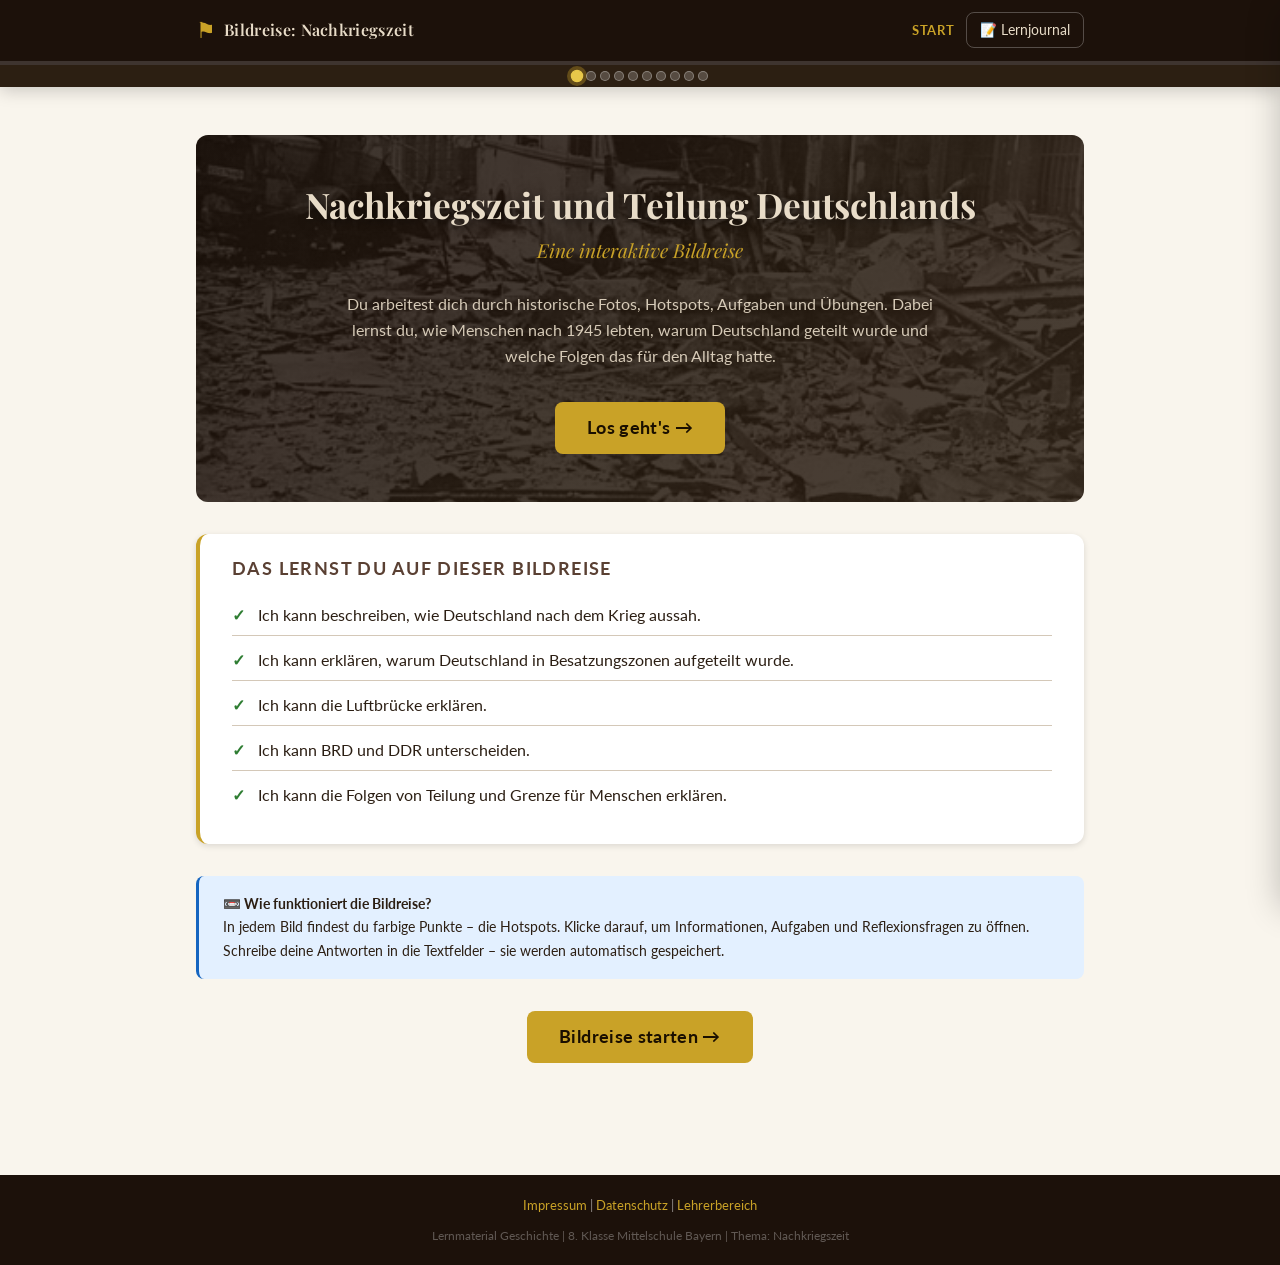
<file: index.html>
<!DOCTYPE html>
<html lang="de">
<head>
  <meta charset="UTF-8">
  <meta name="viewport" content="width=device-width, initial-scale=1.0">
  <title>Nachkriegszeit – Interaktive Bildreise | 8. Klasse</title>
  <meta name="description" content="Interaktive Bildreise zur Nachkriegszeit und Teilung Deutschlands für die 8. Klasse Mittelschule Bayern">
  <link rel="preconnect" href="https://fonts.googleapis.com">
  <link rel="preconnect" href="https://fonts.gstatic.com" crossorigin>
  <link href="https://fonts.googleapis.com/css2?family=Playfair+Display:ital,wght@0,400;0,600;0,700;1,400&family=Lato:wght@300;400;700&display=swap" rel="stylesheet">
  <link rel="stylesheet" href="styles/main.css">
</head>
<body>
  <div id="app">

    <!-- ===== HEADER ===== -->
    <header id="app-header" role="banner">
      <div class="header-inner">
        <div class="site-brand">
          <span class="site-icon" aria-hidden="true">&#9873;</span>
          <span class="site-title">Bildreise: Nachkriegszeit</span>
        </div>
        <div class="header-actions">
          <span id="station-indicator" class="station-indicator" aria-live="polite"></span>
          <button id="journal-toggle" class="btn-icon" aria-label="Lernjournal öffnen" aria-expanded="false">
            &#128221; Lernjournal
          </button>
        </div>
      </div>
      <div
        class="progress-bar-container"
        role="progressbar"
        aria-valuemin="0"
        aria-valuemax="100"
        aria-valuenow="0"
        aria-label="Lernfortschritt"
        id="progress-container"
      >
        <div id="progress-bar" class="progress-bar-fill" style="width:0%"></div>
      </div>
      <nav id="progress-steps" class="progress-steps" aria-label="Stationsübersicht"></nav>
    </header>

    <!-- ===== MAIN (rendered by JS) ===== -->
    <main id="main-content" role="main" tabindex="-1"></main>

    <!-- ===== HOTSPOT MODAL ===== -->
    <div
      id="modal-overlay"
      class="modal-overlay"
      role="dialog"
      aria-modal="true"
      aria-hidden="true"
      aria-labelledby="modal-title"
    >
      <div class="modal-box" role="document">
        <div class="modal-header">
          <span id="modal-type-badge" class="modal-badge"></span>
          <h3 id="modal-title" class="modal-title">Hotspot</h3>
          <button
            id="modal-close"
            class="modal-close-btn"
            aria-label="Fenster schliessen"
            onclick="closeModal()"
          >&times;</button>
        </div>
        <div id="modal-body" class="modal-body" aria-live="polite"></div>
        <div id="modal-note-area" class="modal-note-area">
          <label for="modal-note" class="note-label">Meine Notiz zu diesem Hotspot:</label>
          <textarea
            id="modal-note"
            rows="3"
            placeholder="Schreib hier deine Notiz oder Beobachtung..."
            aria-label="Notiz zu diesem Hotspot"
          ></textarea>
          <button class="btn btn-sm btn-secondary" onclick="saveHotspotNote()">Notiz speichern</button>
        </div>
      </div>
    </div>

    <!-- ===== JOURNAL PANEL ===== -->
    <div
      id="journal-backdrop"
      class="journal-backdrop"
      aria-hidden="true"
      onclick="closeJournal()"
    ></div>
    <aside
      id="journal-panel"
      class="journal-panel"
      aria-hidden="true"
      aria-label="Mein Lernjournal"
    >
      <div class="journal-header">
        <h2>Mein Lernjournal</h2>
        <button id="journal-close" class="btn-icon" aria-label="Journal schliessen" onclick="closeJournal()">&times;</button>
      </div>
      <div id="journal-content" class="journal-content">
        <p class="journal-empty">Hier erscheinen deine gespeicherten Antworten, Notizen und Beobachtungen.</p>
      </div>
      <div class="journal-footer">
        <button class="btn btn-secondary" onclick="printJournal()">&#128424; Drucken / PDF</button>
        <button class="btn btn-danger" onclick="confirmClearJournal()">&#128465; Neu starten</button>
      </div>
    </aside>

    <!-- ===== FOOTER ===== -->
    <footer class="site-footer" role="contentinfo">
      <p>
        <a href="impressum.html">Impressum</a> |
        <a href="datenschutz.html">Datenschutz</a> |
        <a href="lehrer.html">Lehrerbereich</a>
      </p>
      <p class="footer-note">Lernmaterial Geschichte | 8. Klasse Mittelschule Bayern | Thema: Nachkriegszeit</p>
    </footer>

  </div><!-- #app -->

  <!-- DATA must load before APP -->
  <script src="scripts/data.js"></script>
  <script src="scripts/app.js"></script>
</body>
</html>
</file>
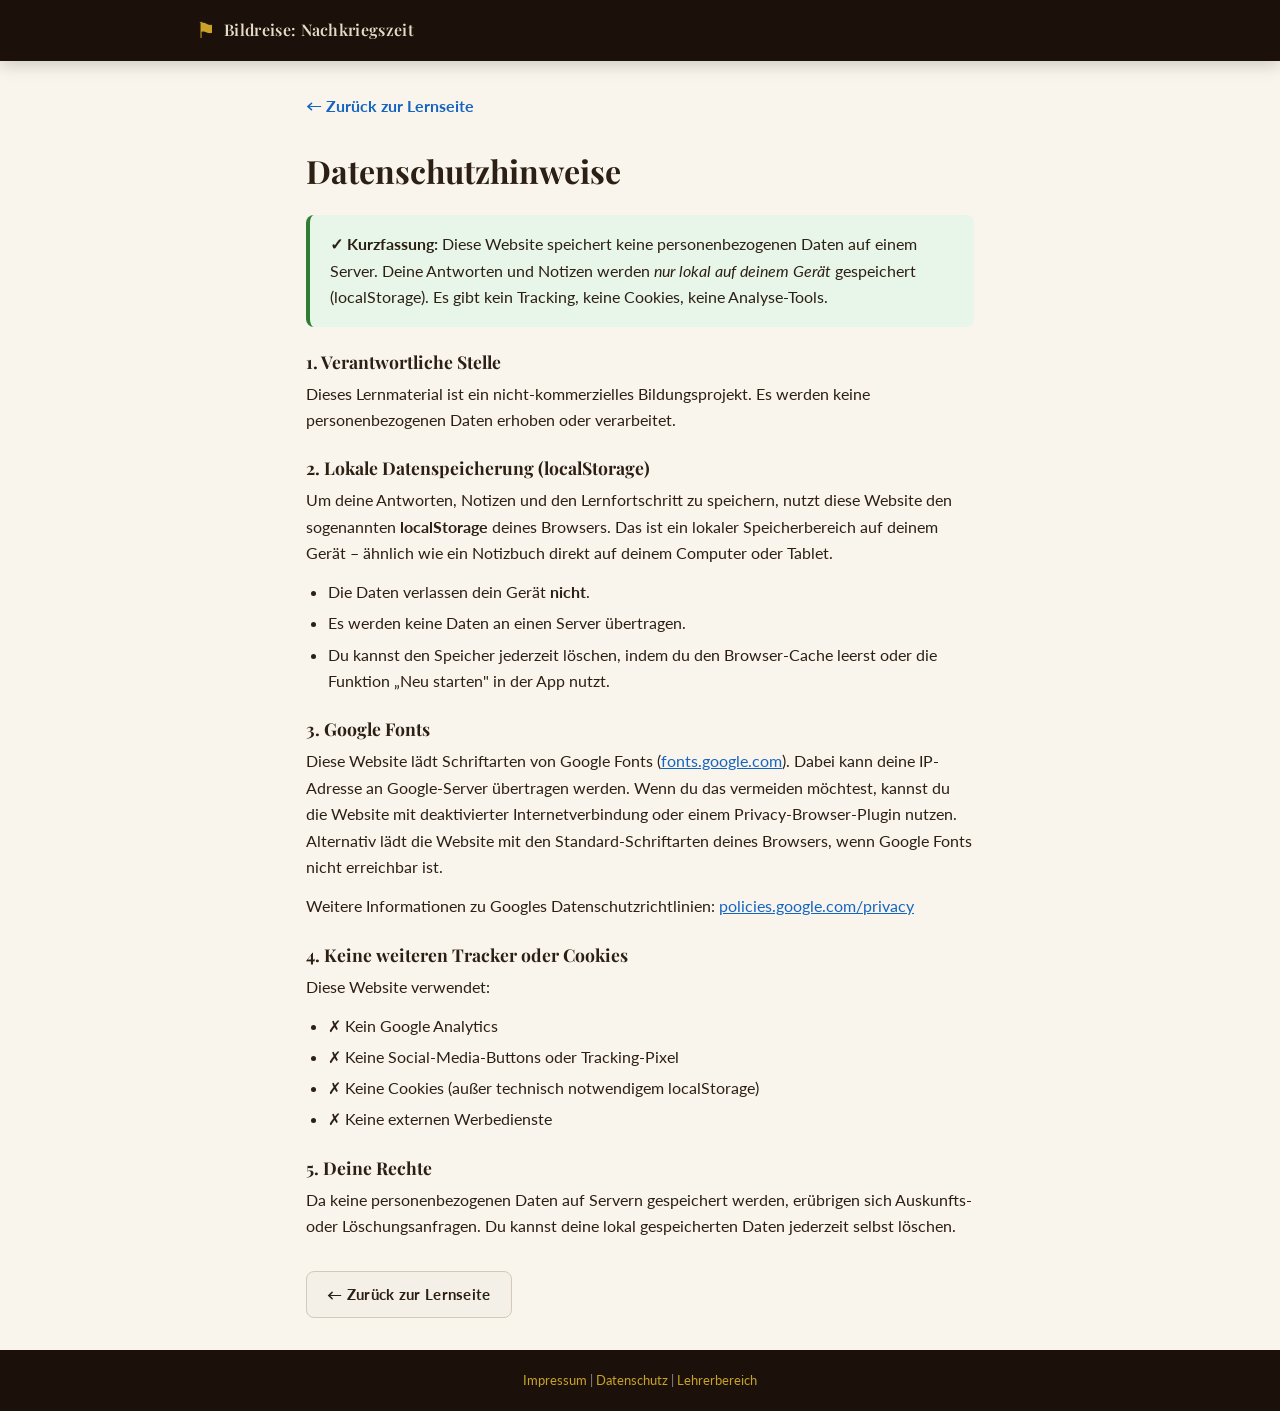
<file: datenschutz.html>
<!DOCTYPE html>
<html lang="de">
<head>
  <meta charset="UTF-8">
  <meta name="viewport" content="width=device-width, initial-scale=1.0">
  <title>Datenschutz – Interaktive Bildreise Nachkriegszeit</title>
  <link rel="preconnect" href="https://fonts.googleapis.com">
  <link rel="preconnect" href="https://fonts.gstatic.com" crossorigin>
  <link href="https://fonts.googleapis.com/css2?family=Playfair+Display:wght@400;600&family=Lato:wght@400;700&display=swap" rel="stylesheet">
  <link rel="stylesheet" href="styles/main.css">
  <style>
    .legal-page { max-width: 700px; margin: 0 auto; padding: 2rem 1rem; }
    .legal-page h1 { margin-bottom: 1.5rem; }
    .legal-page h2 { font-size: 1.1rem; margin: 1.5rem 0 0.5rem; }
    .back-link { display: inline-block; margin-bottom: 2rem; color: var(--blue); text-decoration: none; font-weight: 700; }
    .back-link:hover { text-decoration: underline; }
    .highlight-box {
      background: var(--green-light);
      border-left: 4px solid var(--green);
      border-radius: var(--radius);
      padding: 1rem 1.25rem;
      margin: 1rem 0;
    }
  </style>
</head>
<body>
  <div id="app">
    <header id="app-header" role="banner">
      <div class="header-inner">
        <div class="site-brand">
          <span class="site-icon" aria-hidden="true">&#9873;</span>
          <span class="site-title">Bildreise: Nachkriegszeit</span>
        </div>
      </div>
    </header>

    <main role="main">
      <div class="legal-page">
        <a href="index.html" class="back-link">&#8592; Zurück zur Lernseite</a>

        <h1>Datenschutzhinweise</h1>

        <div class="highlight-box">
          <strong>&#10003; Kurzfassung:</strong> Diese Website speichert keine personenbezogenen Daten auf einem Server.
          Deine Antworten und Notizen werden <em>nur lokal auf deinem Gerät</em> gespeichert (localStorage).
          Es gibt kein Tracking, keine Cookies, keine Analyse-Tools.
        </div>

        <h2>1. Verantwortliche Stelle</h2>
        <p>
          Dieses Lernmaterial ist ein nicht-kommerzielles Bildungsprojekt. Es werden keine
          personenbezogenen Daten erhoben oder verarbeitet.
        </p>

        <h2>2. Lokale Datenspeicherung (localStorage)</h2>
        <p>
          Um deine Antworten, Notizen und den Lernfortschritt zu speichern, nutzt diese Website
          den sogenannten <strong>localStorage</strong> deines Browsers. Das ist ein lokaler Speicherbereich
          auf deinem Gerät – ähnlich wie ein Notizbuch direkt auf deinem Computer oder Tablet.
        </p>
        <ul>
          <li>Die Daten verlassen dein Gerät <strong>nicht</strong>.</li>
          <li>Es werden keine Daten an einen Server übertragen.</li>
          <li>Du kannst den Speicher jederzeit löschen, indem du den Browser-Cache leerst oder die Funktion „Neu starten" in der App nutzt.</li>
        </ul>

        <h2>3. Google Fonts</h2>
        <p>
          Diese Website lädt Schriftarten von Google Fonts (<a href="https://fonts.google.com" target="_blank" rel="noopener noreferrer">fonts.google.com</a>).
          Dabei kann deine IP-Adresse an Google-Server übertragen werden. Wenn du das vermeiden möchtest,
          kannst du die Website mit deaktivierter Internetverbindung oder einem Privacy-Browser-Plugin nutzen.
          Alternativ lädt die Website mit den Standard-Schriftarten deines Browsers, wenn Google Fonts nicht
          erreichbar ist.
        </p>
        <p>
          Weitere Informationen zu Googles Datenschutzrichtlinien:
          <a href="https://policies.google.com/privacy" target="_blank" rel="noopener noreferrer">policies.google.com/privacy</a>
        </p>

        <h2>4. Keine weiteren Tracker oder Cookies</h2>
        <p>
          Diese Website verwendet:
        </p>
        <ul>
          <li>&#10007; Kein Google Analytics</li>
          <li>&#10007; Keine Social-Media-Buttons oder Tracking-Pixel</li>
          <li>&#10007; Keine Cookies (außer technisch notwendigem localStorage)</li>
          <li>&#10007; Keine externen Werbedienste</li>
        </ul>

        <h2>5. Deine Rechte</h2>
        <p>
          Da keine personenbezogenen Daten auf Servern gespeichert werden, erübrigen sich
          Auskunfts- oder Löschungsanfragen. Du kannst deine lokal gespeicherten Daten jederzeit
          selbst löschen.
        </p>

        <p style="margin-top:2rem">
          <a href="index.html" class="btn btn-secondary">&#8592; Zurück zur Lernseite</a>
        </p>
      </div>
    </main>

    <footer class="site-footer" role="contentinfo">
      <p>
        <a href="impressum.html">Impressum</a> |
        <a href="datenschutz.html">Datenschutz</a> |
        <a href="lehrer.html">Lehrerbereich</a>
      </p>
    </footer>
  </div>
</body>
</html>
</file>
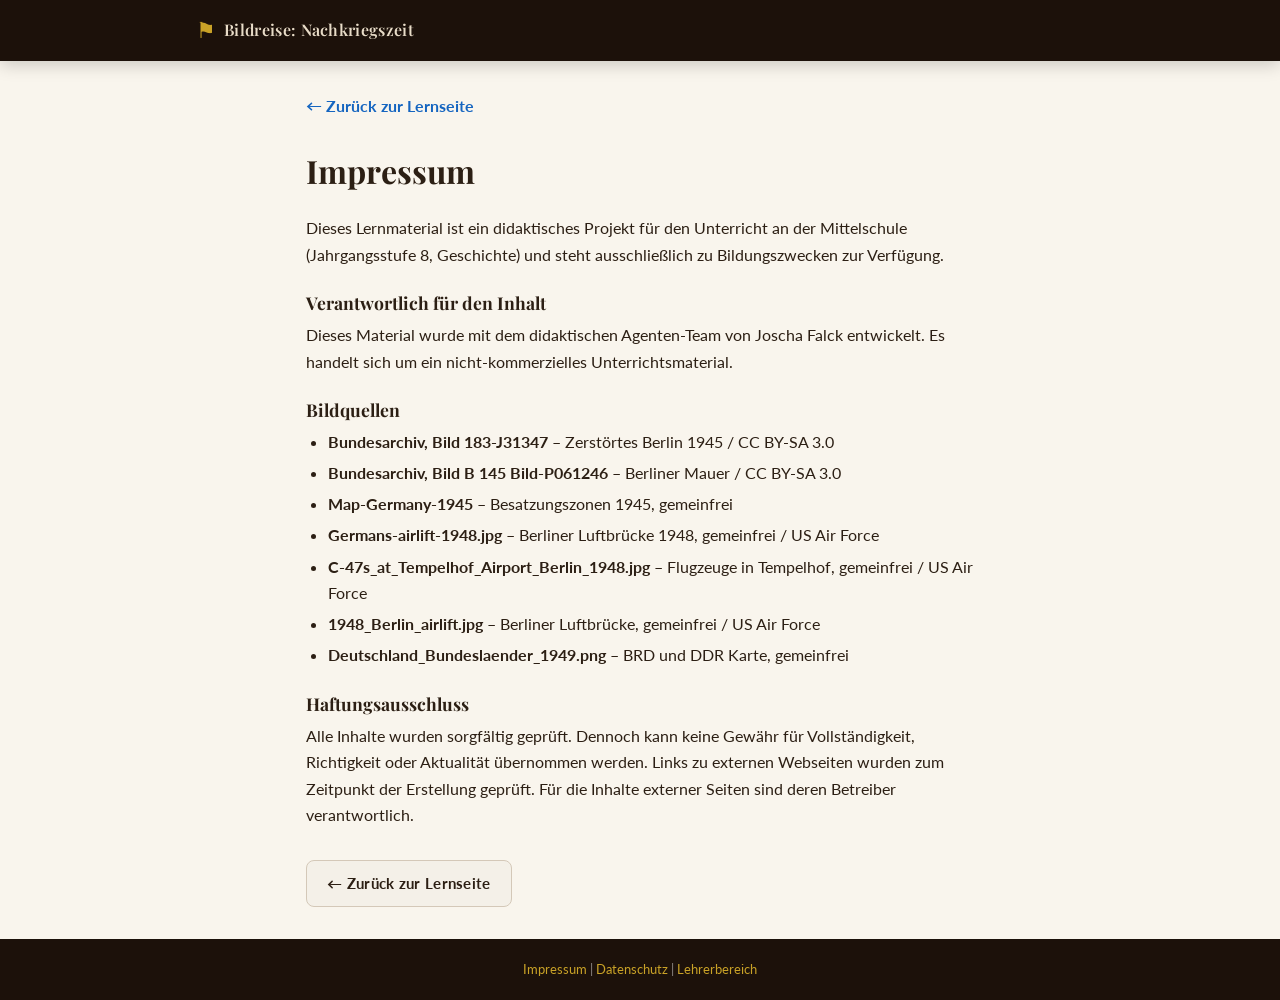
<file: impressum.html>
<!DOCTYPE html>
<html lang="de">
<head>
  <meta charset="UTF-8">
  <meta name="viewport" content="width=device-width, initial-scale=1.0">
  <title>Impressum – Interaktive Bildreise Nachkriegszeit</title>
  <link rel="preconnect" href="https://fonts.googleapis.com">
  <link rel="preconnect" href="https://fonts.gstatic.com" crossorigin>
  <link href="https://fonts.googleapis.com/css2?family=Playfair+Display:wght@400;600&family=Lato:wght@400;700&display=swap" rel="stylesheet">
  <link rel="stylesheet" href="styles/main.css">
  <style>
    .legal-page { max-width: 700px; margin: 0 auto; padding: 2rem 1rem; }
    .legal-page h1 { margin-bottom: 1.5rem; }
    .legal-page h2 { font-size: 1.1rem; margin: 1.5rem 0 0.5rem; }
    .back-link { display: inline-block; margin-bottom: 2rem; color: var(--blue); text-decoration: none; font-weight: 700; }
    .back-link:hover { text-decoration: underline; }
  </style>
</head>
<body>
  <div id="app">
    <header id="app-header" role="banner">
      <div class="header-inner">
        <div class="site-brand">
          <span class="site-icon" aria-hidden="true">&#9873;</span>
          <span class="site-title">Bildreise: Nachkriegszeit</span>
        </div>
      </div>
    </header>

    <main role="main">
      <div class="legal-page">
        <a href="index.html" class="back-link">&#8592; Zurück zur Lernseite</a>

        <h1>Impressum</h1>

        <p>
          Dieses Lernmaterial ist ein didaktisches Projekt für den Unterricht an der Mittelschule
          (Jahrgangsstufe 8, Geschichte) und steht ausschließlich zu Bildungszwecken zur Verfügung.
        </p>

        <h2>Verantwortlich für den Inhalt</h2>
        <p>
          Dieses Material wurde mit dem didaktischen Agenten-Team von Joscha Falck entwickelt.
          Es handelt sich um ein nicht-kommerzielles Unterrichtsmaterial.
        </p>

        <h2>Bildquellen</h2>
        <ul>
          <li><strong>Bundesarchiv, Bild 183-J31347</strong> – Zerstörtes Berlin 1945 / CC BY-SA 3.0</li>
          <li><strong>Bundesarchiv, Bild B 145 Bild-P061246</strong> – Berliner Mauer / CC BY-SA 3.0</li>
          <li><strong>Map-Germany-1945</strong> – Besatzungszonen 1945, gemeinfrei</li>
          <li><strong>Germans-airlift-1948.jpg</strong> – Berliner Luftbrücke 1948, gemeinfrei / US Air Force</li>
          <li><strong>C-47s_at_Tempelhof_Airport_Berlin_1948.jpg</strong> – Flugzeuge in Tempelhof, gemeinfrei / US Air Force</li>
          <li><strong>1948_Berlin_airlift.jpg</strong> – Berliner Luftbrücke, gemeinfrei / US Air Force</li>
          <li><strong>Deutschland_Bundeslaender_1949.png</strong> – BRD und DDR Karte, gemeinfrei</li>
        </ul>

        <h2>Haftungsausschluss</h2>
        <p>
          Alle Inhalte wurden sorgfältig geprüft. Dennoch kann keine Gewähr für Vollständigkeit,
          Richtigkeit oder Aktualität übernommen werden. Links zu externen Webseiten wurden zum
          Zeitpunkt der Erstellung geprüft. Für die Inhalte externer Seiten sind deren Betreiber verantwortlich.
        </p>

        <p style="margin-top:2rem">
          <a href="index.html" class="btn btn-secondary">&#8592; Zurück zur Lernseite</a>
        </p>
      </div>
    </main>

    <footer class="site-footer" role="contentinfo">
      <p>
        <a href="impressum.html">Impressum</a> |
        <a href="datenschutz.html">Datenschutz</a> |
        <a href="lehrer.html">Lehrerbereich</a>
      </p>
    </footer>
  </div>
</body>
</html>
</file>
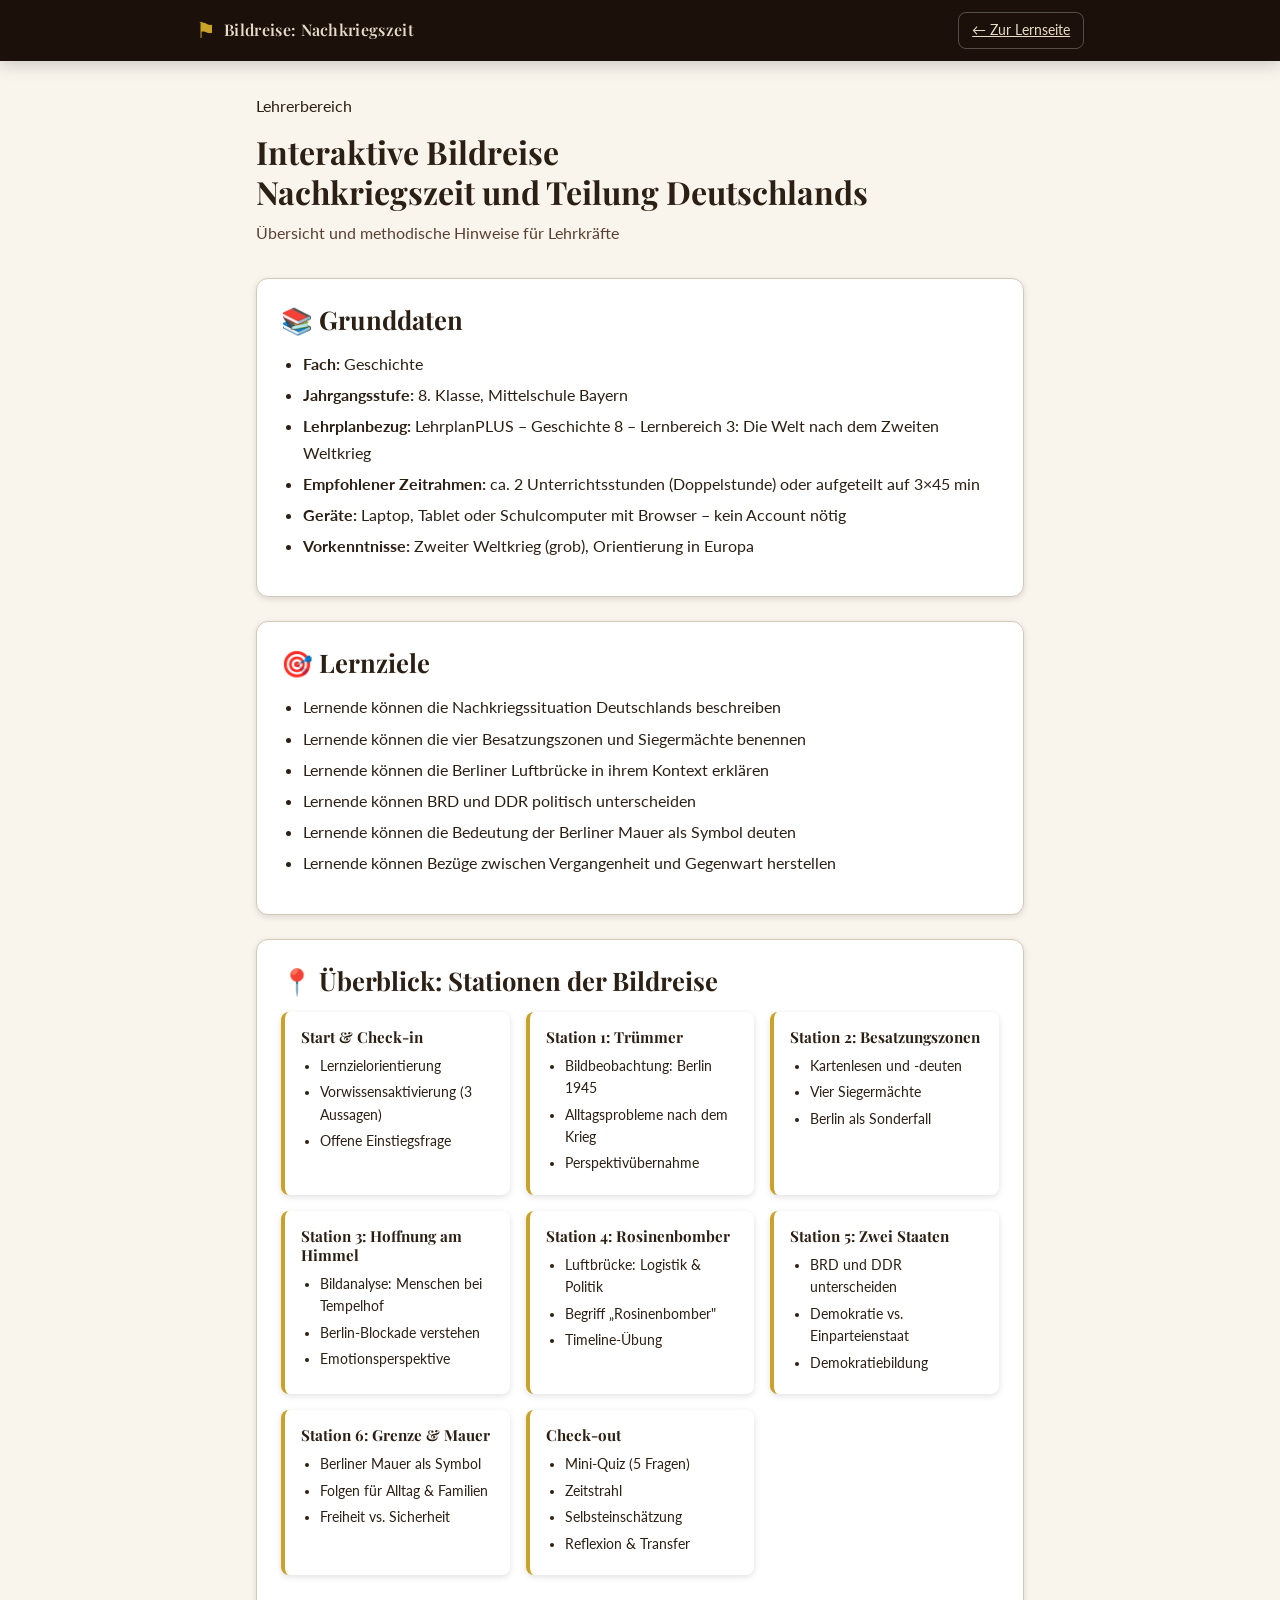
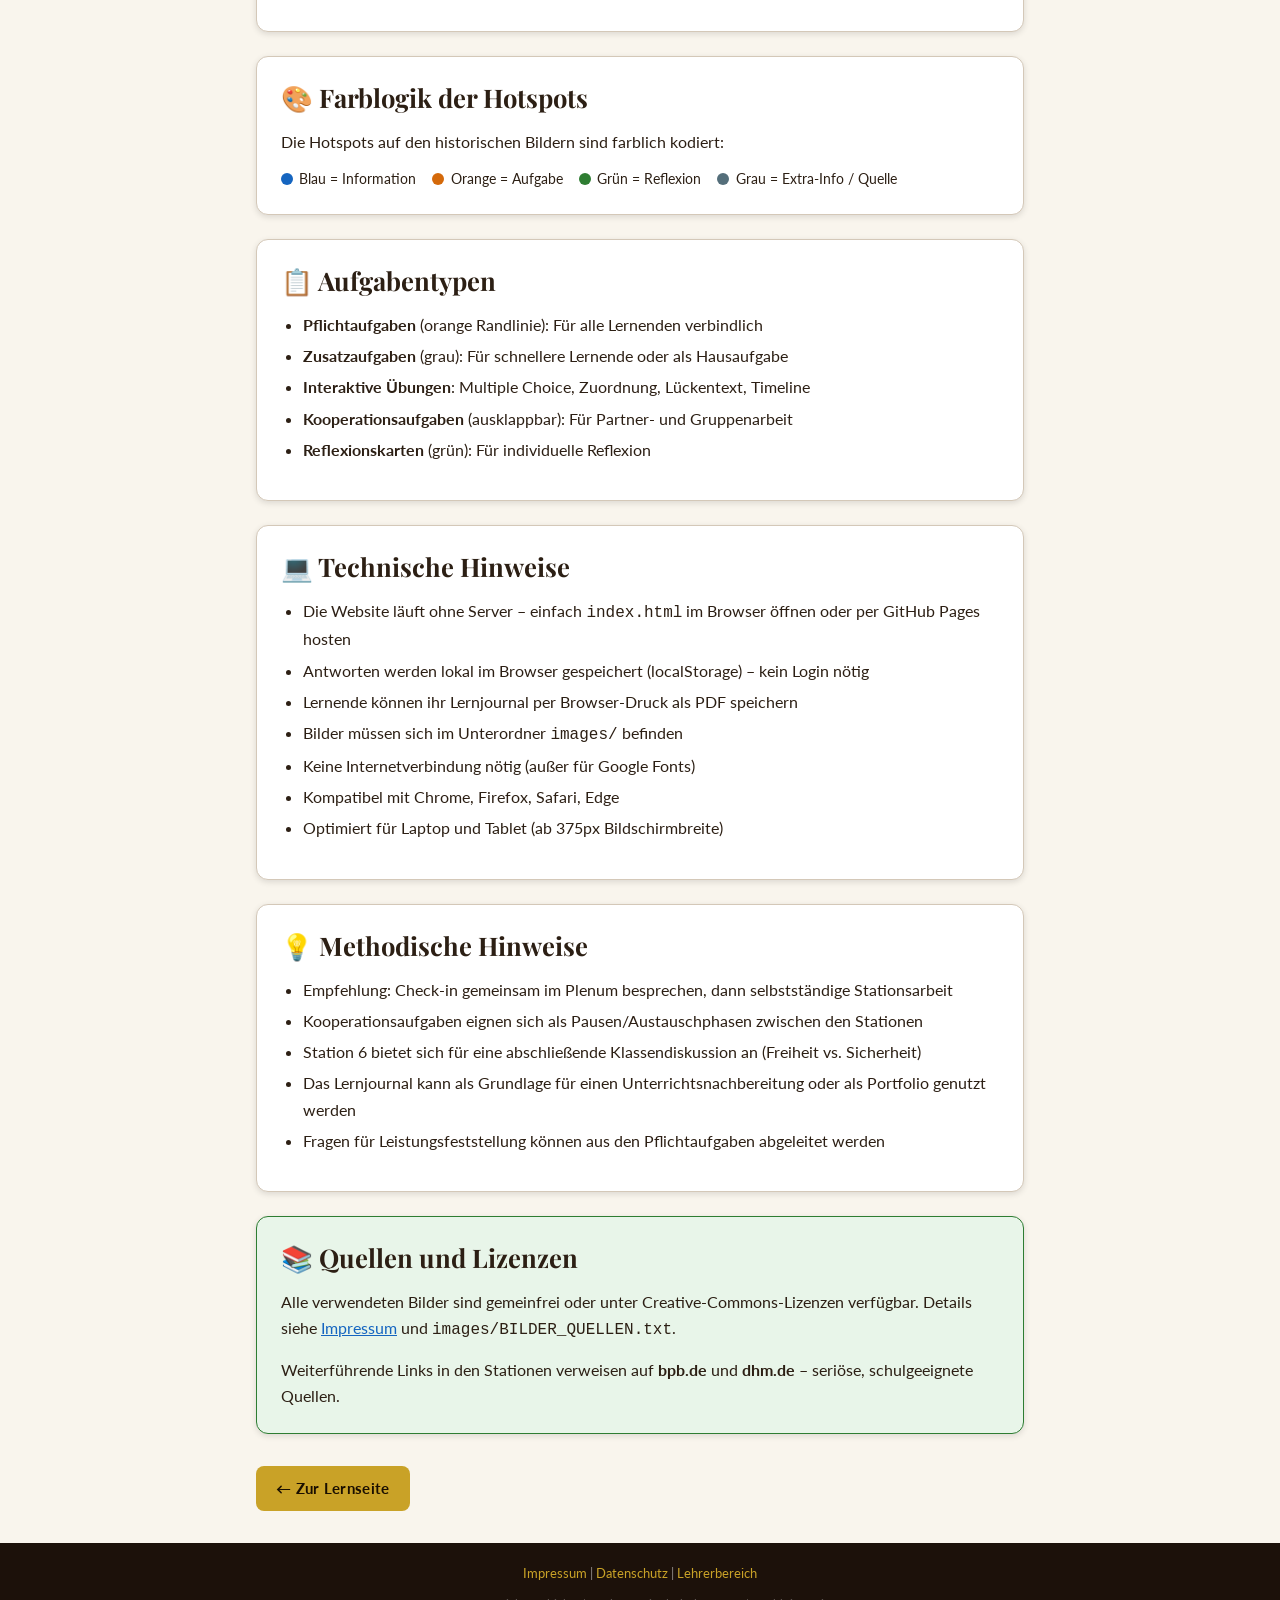
<file: lehrer.html>
<!DOCTYPE html>
<html lang="de">
<head>
  <meta charset="UTF-8">
  <meta name="viewport" content="width=device-width, initial-scale=1.0">
  <title>Lehrerbereich – Interaktive Bildreise Nachkriegszeit</title>
  <link rel="preconnect" href="https://fonts.googleapis.com">
  <link rel="preconnect" href="https://fonts.gstatic.com" crossorigin>
  <link href="https://fonts.googleapis.com/css2?family=Playfair+Display:wght@400;600;700&family=Lato:wght@400;700&display=swap" rel="stylesheet">
  <link rel="stylesheet" href="styles/main.css">
  <style>
    .teacher-page { max-width: 800px; margin: 0 auto; padding: 2rem 1rem; }
    .teacher-page h1 { margin-bottom: 0.5rem; }
    .overview-grid {
      display: grid;
      grid-template-columns: repeat(auto-fit, minmax(220px, 1fr));
      gap: 1rem;
      margin-bottom: 2rem;
    }
    .station-overview-card {
      background: var(--bg-card);
      border-radius: var(--radius);
      padding: 1rem;
      box-shadow: var(--shadow-sm);
      border-left: 4px solid var(--gold);
    }
    .station-overview-card h3 { font-size: 0.95rem; margin-bottom: 0.5rem; }
    .station-overview-card ul { font-size: 0.85rem; padding-left: 1.2rem; margin: 0; }
    .meta-card {
      background: var(--bg-card);
      border-radius: var(--radius-lg);
      padding: 1.5rem;
      margin-bottom: 1.5rem;
      box-shadow: var(--shadow-sm);
      border: 1px solid var(--border);
    }
    .meta-card h2 { margin-bottom: 1rem; }
    .color-legend { display: flex; gap: 1rem; flex-wrap: wrap; margin-top: 0.5rem; }
    .color-item { display: flex; align-items: center; gap: 0.4rem; font-size: 0.85rem; }
    .color-dot { width: 12px; height: 12px; border-radius: 50%; }
  </style>
</head>
<body>
  <div id="app">
    <header id="app-header" role="banner">
      <div class="header-inner">
        <div class="site-brand">
          <span class="site-icon" aria-hidden="true">&#9873;</span>
          <span class="site-title">Bildreise: Nachkriegszeit</span>
        </div>
        <a href="index.html" class="btn-icon">&#8592; Zur Lernseite</a>
      </div>
    </header>

    <main role="main">
      <div class="teacher-page">
        <span class="section-label" style="display:inline-block;margin-bottom:0.75rem">Lehrerbereich</span>
        <h1>Interaktive Bildreise<br>Nachkriegszeit und Teilung Deutschlands</h1>
        <p style="color:var(--text-mid);margin-bottom:2rem">Übersicht und methodische Hinweise für Lehrkräfte</p>

        <!-- META-INFOS -->
        <div class="meta-card">
          <h2>&#128218; Grunddaten</h2>
          <ul>
            <li><strong>Fach:</strong> Geschichte</li>
            <li><strong>Jahrgangsstufe:</strong> 8. Klasse, Mittelschule Bayern</li>
            <li><strong>Lehrplanbezug:</strong> LehrplanPLUS – Geschichte 8 – Lernbereich 3: Die Welt nach dem Zweiten Weltkrieg</li>
            <li><strong>Empfohlener Zeitrahmen:</strong> ca. 2 Unterrichtsstunden (Doppelstunde) oder aufgeteilt auf 3×45 min</li>
            <li><strong>Geräte:</strong> Laptop, Tablet oder Schulcomputer mit Browser – kein Account nötig</li>
            <li><strong>Vorkenntnisse:</strong> Zweiter Weltkrieg (grob), Orientierung in Europa</li>
          </ul>
        </div>

        <!-- LERNZIELE -->
        <div class="meta-card">
          <h2>&#127919; Lernziele</h2>
          <ul>
            <li>Lernende können die Nachkriegssituation Deutschlands beschreiben</li>
            <li>Lernende können die vier Besatzungszonen und Siegermächte benennen</li>
            <li>Lernende können die Berliner Luftbrücke in ihrem Kontext erklären</li>
            <li>Lernende können BRD und DDR politisch unterscheiden</li>
            <li>Lernende können die Bedeutung der Berliner Mauer als Symbol deuten</li>
            <li>Lernende können Bezüge zwischen Vergangenheit und Gegenwart herstellen</li>
          </ul>
        </div>

        <!-- STATIONEN-ÜBERSICHT -->
        <div class="meta-card">
          <h2>&#128205; Überblick: Stationen der Bildreise</h2>
          <div class="overview-grid">
            <div class="station-overview-card">
              <h3>Start &amp; Check-in</h3>
              <ul>
                <li>Lernzielorientierung</li>
                <li>Vorwissensaktivierung (3 Aussagen)</li>
                <li>Offene Einstiegsfrage</li>
              </ul>
            </div>
            <div class="station-overview-card">
              <h3>Station 1: Trümmer</h3>
              <ul>
                <li>Bildbeobachtung: Berlin 1945</li>
                <li>Alltagsprobleme nach dem Krieg</li>
                <li>Perspektivübernahme</li>
              </ul>
            </div>
            <div class="station-overview-card">
              <h3>Station 2: Besatzungszonen</h3>
              <ul>
                <li>Kartenlesen und -deuten</li>
                <li>Vier Siegermächte</li>
                <li>Berlin als Sonderfall</li>
              </ul>
            </div>
            <div class="station-overview-card">
              <h3>Station 3: Hoffnung am Himmel</h3>
              <ul>
                <li>Bildanalyse: Menschen bei Tempelhof</li>
                <li>Berlin-Blockade verstehen</li>
                <li>Emotionsperspektive</li>
              </ul>
            </div>
            <div class="station-overview-card">
              <h3>Station 4: Rosinenbomber</h3>
              <ul>
                <li>Luftbrücke: Logistik &amp; Politik</li>
                <li>Begriff „Rosinenbomber"</li>
                <li>Timeline-Übung</li>
              </ul>
            </div>
            <div class="station-overview-card">
              <h3>Station 5: Zwei Staaten</h3>
              <ul>
                <li>BRD und DDR unterscheiden</li>
                <li>Demokratie vs. Einparteienstaat</li>
                <li>Demokratiebildung</li>
              </ul>
            </div>
            <div class="station-overview-card">
              <h3>Station 6: Grenze &amp; Mauer</h3>
              <ul>
                <li>Berliner Mauer als Symbol</li>
                <li>Folgen für Alltag &amp; Familien</li>
                <li>Freiheit vs. Sicherheit</li>
              </ul>
            </div>
            <div class="station-overview-card">
              <h3>Check-out</h3>
              <ul>
                <li>Mini-Quiz (5 Fragen)</li>
                <li>Zeitstrahl</li>
                <li>Selbsteinschätzung</li>
                <li>Reflexion &amp; Transfer</li>
              </ul>
            </div>
          </div>
        </div>

        <!-- FARBLOGIK -->
        <div class="meta-card">
          <h2>&#127912; Farblogik der Hotspots</h2>
          <p style="margin-bottom:0.75rem">Die Hotspots auf den historischen Bildern sind farblich kodiert:</p>
          <div class="color-legend">
            <div class="color-item"><div class="color-dot" style="background:#1565c0"></div> Blau = Information</div>
            <div class="color-item"><div class="color-dot" style="background:#d4690a"></div> Orange = Aufgabe</div>
            <div class="color-item"><div class="color-dot" style="background:#2e7d32"></div> Grün = Reflexion</div>
            <div class="color-item"><div class="color-dot" style="background:#546e7a"></div> Grau = Extra-Info / Quelle</div>
          </div>
        </div>

        <!-- AUFGABENTYPEN -->
        <div class="meta-card">
          <h2>&#128203; Aufgabentypen</h2>
          <ul>
            <li><strong>Pflichtaufgaben</strong> (orange Randlinie): Für alle Lernenden verbindlich</li>
            <li><strong>Zusatzaufgaben</strong> (grau): Für schnellere Lernende oder als Hausaufgabe</li>
            <li><strong>Interaktive Übungen</strong>: Multiple Choice, Zuordnung, Lückentext, Timeline</li>
            <li><strong>Kooperationsaufgaben</strong> (ausklappbar): Für Partner- und Gruppenarbeit</li>
            <li><strong>Reflexionskarten</strong> (grün): Für individuelle Reflexion</li>
          </ul>
        </div>

        <!-- TECHNISCHE HINWEISE -->
        <div class="meta-card">
          <h2>&#128187; Technische Hinweise</h2>
          <ul>
            <li>Die Website läuft ohne Server – einfach <code>index.html</code> im Browser öffnen oder per GitHub Pages hosten</li>
            <li>Antworten werden lokal im Browser gespeichert (localStorage) – kein Login nötig</li>
            <li>Lernende können ihr Lernjournal per Browser-Druck als PDF speichern</li>
            <li>Bilder müssen sich im Unterordner <code>images/</code> befinden</li>
            <li>Keine Internetverbindung nötig (außer für Google Fonts)</li>
            <li>Kompatibel mit Chrome, Firefox, Safari, Edge</li>
            <li>Optimiert für Laptop und Tablet (ab 375px Bildschirmbreite)</li>
          </ul>
        </div>

        <!-- METHODISCHE HINWEISE -->
        <div class="meta-card">
          <h2>&#128161; Methodische Hinweise</h2>
          <ul>
            <li>Empfehlung: Check-in gemeinsam im Plenum besprechen, dann selbstständige Stationsarbeit</li>
            <li>Kooperationsaufgaben eignen sich als Pausen/Austauschphasen zwischen den Stationen</li>
            <li>Station 6 bietet sich für eine abschließende Klassendiskussion an (Freiheit vs. Sicherheit)</li>
            <li>Das Lernjournal kann als Grundlage für einen Unterrichtsnachbereitung oder als Portfolio genutzt werden</li>
            <li>Fragen für Leistungsfeststellung können aus den Pflichtaufgaben abgeleitet werden</li>
          </ul>
        </div>

        <div class="meta-card" style="background:var(--green-light);border-color:var(--green)">
          <h2>&#128218; Quellen und Lizenzen</h2>
          <p>Alle verwendeten Bilder sind gemeinfrei oder unter Creative-Commons-Lizenzen verfügbar. Details siehe <a href="impressum.html">Impressum</a> und <code>images/BILDER_QUELLEN.txt</code>.</p>
          <p>Weiterführende Links in den Stationen verweisen auf <strong>bpb.de</strong> und <strong>dhm.de</strong> – seriöse, schulgeeignete Quellen.</p>
        </div>

        <div class="nav-row" style="margin-top:2rem">
          <a href="index.html" class="btn btn-primary">&#8592; Zur Lernseite</a>
        </div>
      </div>
    </main>

    <footer class="site-footer" role="contentinfo">
      <p>
        <a href="impressum.html">Impressum</a> |
        <a href="datenschutz.html">Datenschutz</a> |
        <a href="lehrer.html">Lehrerbereich</a>
      </p>
      <p class="footer-note">Lernmaterial Geschichte | 8. Klasse Mittelschule Bayern | Nachkriegszeit</p>
    </footer>
  </div>
</body>
</html>
</file>
<file: styles/main.css>
/* ============================================================
   BILDREISE NACHKRIEGSZEIT – Design System
   AGENT_WEB Standard (warm-paper variant)
   ============================================================ */

/* ---- 1. CSS VARIABLES ---- */
:root {
  /* Backgrounds */
  --bg-dark:      #1c110a;   /* Header / Footer */
  --bg-mid:       #2c1f12;   /* Navigation */
  --bg-paper:     #f9f5ed;   /* Main content area */
  --bg-card:      #ffffff;   /* Cards, panels */
  --bg-card-alt:  #f4f0e8;   /* Alternating cards */
  --bg-overlay:   rgba(0,0,0,0.6);

  /* Accent colors */
  --gold:         #c9a227;   /* Primary accent – headings, active elements */
  --gold-light:   #e8c84a;   /* Hover / brighter gold */

  /* Hotspot / UI type colors */
  --blue:         #1565c0;   /* Info */
  --blue-light:   #e3f0ff;   /* Info background */
  --orange:       #d4690a;   /* Task / Aufgabe */
  --orange-light: #fff3e0;   /* Task background */
  --green:        #2e7d32;   /* Reflection */
  --green-light:  #e8f5e9;   /* Reflection background */
  --gray:         #546e7a;   /* Source / Extra */
  --gray-light:   #eceff1;   /* Source background */
  --purple:       #6a1b9a;   /* Collaboration */
  --purple-light: #f3e5f5;   /* Collaboration background */

  /* Status */
  --red:          #c62828;   /* Error / wrong */
  --red-light:    #ffebee;
  --success:      #1b5e20;   /* Correct */
  --success-light:#e8f5e9;

  /* Text */
  --text:         #2c1f14;   /* Dark text on paper */
  --text-mid:     #5a4033;   /* Secondary text */
  --text-light:   #e8dcc8;   /* Light text on dark bg */
  --text-muted:   #8d6e63;   /* Muted / labels */

  /* Borders */
  --border:       #d4c8b8;
  --border-dark:  #9e8072;

  /* Shadows */
  --shadow-sm:    0 2px 6px rgba(0,0,0,0.12);
  --shadow-md:    0 4px 16px rgba(0,0,0,0.18);
  --shadow-lg:    0 8px 32px rgba(0,0,0,0.24);

  /* Spacing & shape */
  --radius:       8px;
  --radius-lg:    12px;
  --transition:   0.18s ease;
  --max-width:    920px;
}

/* ---- 2. BASE RESET ---- */
*, *::before, *::after { box-sizing: border-box; margin: 0; padding: 0; }

html {
  font-size: 16px;
  scroll-behavior: smooth;
}

body {
  font-family: 'Lato', sans-serif;
  background-color: var(--bg-paper);
  color: var(--text);
  line-height: 1.65;
  min-height: 100vh;
}

h1, h2, h3, h4 {
  font-family: 'Playfair Display', serif;
  line-height: 1.25;
}

h1 { font-size: 2rem; }
h2 { font-size: 1.6rem; }
h3 { font-size: 1.25rem; }
h4 { font-size: 1.05rem; }

p { margin-bottom: 0.8em; }
p:last-child { margin-bottom: 0; }

a { color: var(--blue); text-decoration: underline; }
a:hover { color: var(--gold); }

ul, ol { padding-left: 1.4em; margin-bottom: 0.8em; }
li { margin-bottom: 0.3em; }

img {
  max-width: 100%;
  height: auto;
  display: block;
}

/* ---- 3. LAYOUT ---- */
#app {
  display: flex;
  flex-direction: column;
  min-height: 100vh;
}

#main-content {
  flex: 1;
  width: 100%;
  max-width: var(--max-width);
  margin: 0 auto;
  padding: 2rem 1rem 4rem;
  outline: none;
}

/* ---- 4. HEADER ---- */
#app-header {
  background: var(--bg-dark);
  color: var(--text-light);
  position: sticky;
  top: 0;
  z-index: 100;
  box-shadow: var(--shadow-md);
}

.header-inner {
  display: flex;
  align-items: center;
  justify-content: space-between;
  padding: 0.75rem 1rem;
  max-width: var(--max-width);
  margin: 0 auto;
}

.site-brand {
  display: flex;
  align-items: center;
  gap: 0.5rem;
}

.site-icon {
  font-size: 1.4rem;
  color: var(--gold);
}

.site-title {
  font-family: 'Playfair Display', serif;
  font-size: 1rem;
  font-weight: 600;
  color: var(--text-light);
  letter-spacing: 0.02em;
}

.header-actions {
  display: flex;
  align-items: center;
  gap: 0.75rem;
}

.station-indicator {
  font-size: 0.8rem;
  color: var(--gold);
  font-weight: 700;
  letter-spacing: 0.05em;
  text-transform: uppercase;
}

/* ---- 5. PROGRESS BAR ---- */
.progress-bar-container {
  height: 4px;
  background: rgba(255,255,255,0.15);
}

.progress-bar-fill {
  height: 100%;
  background: linear-gradient(90deg, var(--gold), var(--gold-light));
  transition: width 0.5s ease;
}

/* Progress step dots */
.progress-steps {
  display: flex;
  justify-content: center;
  align-items: center;
  gap: 4px;
  padding: 6px 1rem;
  background: var(--bg-mid);
  overflow-x: auto;
  scrollbar-width: none;
}
.progress-steps::-webkit-scrollbar { display: none; }

.progress-dot {
  width: 10px;
  height: 10px;
  border-radius: 50%;
  background: rgba(255,255,255,0.2);
  border: 1px solid rgba(255,255,255,0.3);
  flex-shrink: 0;
  cursor: default;
  transition: var(--transition);
  position: relative;
}
.progress-dot.done {
  background: var(--gold);
  border-color: var(--gold);
}
.progress-dot.active {
  background: var(--gold-light);
  border-color: var(--gold-light);
  box-shadow: 0 0 0 3px rgba(201,162,39,0.35);
  transform: scale(1.25);
}
.progress-dot-label {
  position: absolute;
  bottom: 15px;
  left: 50%;
  transform: translateX(-50%);
  background: var(--bg-dark);
  color: var(--text-light);
  font-size: 0.65rem;
  white-space: nowrap;
  padding: 2px 5px;
  border-radius: 3px;
  opacity: 0;
  pointer-events: none;
  transition: var(--transition);
}
.progress-dot:hover .progress-dot-label { opacity: 1; }

/* ---- 6. BUTTONS ---- */
.btn {
  display: inline-flex;
  align-items: center;
  justify-content: center;
  gap: 0.4rem;
  padding: 0.6rem 1.25rem;
  min-height: 44px;
  font-family: 'Lato', sans-serif;
  font-size: 0.95rem;
  font-weight: 700;
  border: none;
  border-radius: var(--radius);
  cursor: pointer;
  text-decoration: none;
  transition: var(--transition);
  letter-spacing: 0.02em;
}
.btn:focus-visible {
  outline: 3px solid var(--gold);
  outline-offset: 2px;
}

.btn-primary {
  background: var(--gold);
  color: #1a0f00;
}
.btn-primary:hover { background: var(--gold-light); }

.btn-secondary {
  background: var(--bg-card-alt);
  color: var(--text);
  border: 1px solid var(--border);
}
.btn-secondary:hover { background: var(--border); }

.btn-danger {
  background: var(--red-light);
  color: var(--red);
  border: 1px solid #ef9a9a;
}
.btn-danger:hover { background: #ffcdd2; }

.btn-sm {
  padding: 0.35rem 0.8rem;
  min-height: 36px;
  font-size: 0.85rem;
}

.btn-lg {
  padding: 0.85rem 2rem;
  font-size: 1.1rem;
  min-height: 52px;
}

.btn-icon {
  background: transparent;
  border: 1px solid rgba(255,255,255,0.25);
  color: var(--text-light);
  border-radius: var(--radius);
  padding: 0.4rem 0.8rem;
  min-height: 36px;
  font-size: 0.85rem;
  cursor: pointer;
  transition: var(--transition);
  font-family: 'Lato', sans-serif;
}
.btn-icon:hover {
  background: rgba(255,255,255,0.1);
  border-color: var(--gold);
  color: var(--gold);
}

.nav-row {
  display: flex;
  justify-content: space-between;
  align-items: center;
  margin-top: 2.5rem;
  gap: 1rem;
  flex-wrap: wrap;
}

/* ---- 7. START PAGE ---- */
.start-page {
  text-align: center;
  padding: 1rem 0 3rem;
}

.start-hero {
  background: linear-gradient(135deg, var(--bg-dark) 0%, var(--bg-mid) 100%);
  border-radius: var(--radius-lg);
  padding: 3rem 2rem;
  margin-bottom: 2rem;
  position: relative;
  overflow: hidden;
}

.start-hero::before {
  content: '';
  position: absolute;
  inset: 0;
  background: url('../images/Bundesarchiv_Bild_183-J31347,_Berlin,_Ruinen_und_zerstörte_Autos.jpg') center/cover no-repeat;
  opacity: 0.15;
}

.start-hero-content {
  position: relative;
  z-index: 1;
}

.start-hero h1 {
  color: var(--text-light);
  font-size: 2.2rem;
  margin-bottom: 0.5rem;
  text-shadow: 0 2px 8px rgba(0,0,0,0.5);
}

.start-hero .subtitle {
  color: var(--gold);
  font-family: 'Playfair Display', serif;
  font-style: italic;
  font-size: 1.2rem;
  margin-bottom: 1.5rem;
}

.start-hero .intro-text {
  color: var(--text-light);
  max-width: 600px;
  margin: 0 auto 2rem;
  font-size: 1rem;
  opacity: 0.9;
}

.learning-goals {
  background: var(--bg-card);
  border-radius: var(--radius-lg);
  padding: 1.5rem 2rem;
  margin-bottom: 2rem;
  text-align: left;
  box-shadow: var(--shadow-sm);
  border-left: 4px solid var(--gold);
}

.learning-goals h2 {
  font-size: 1.1rem;
  margin-bottom: 1rem;
  color: var(--text-mid);
  text-transform: uppercase;
  letter-spacing: 0.08em;
  font-family: 'Lato', sans-serif;
  font-weight: 700;
}

.learning-goals ul {
  list-style: none;
  padding: 0;
  margin: 0;
}

.learning-goals li {
  padding: 0.4rem 0;
  padding-left: 1.6rem;
  position: relative;
  border-bottom: 1px solid var(--border);
  color: var(--text);
}
.learning-goals li:last-child { border-bottom: none; }
.learning-goals li::before {
  content: '✓';
  position: absolute;
  left: 0;
  color: var(--green);
  font-weight: 700;
}

.journey-hint {
  background: var(--blue-light);
  border-radius: var(--radius);
  padding: 1rem 1.5rem;
  margin-bottom: 2rem;
  border-left: 3px solid var(--blue);
  text-align: left;
  font-size: 0.9rem;
  color: var(--text);
}

/* ---- 8. CHECK-IN ---- */
.checkin-page, .checkout-page {
  max-width: 700px;
  margin: 0 auto;
}

.page-header {
  text-align: center;
  margin-bottom: 2rem;
  padding-bottom: 1.5rem;
  border-bottom: 2px solid var(--border);
}

.page-header .section-label {
  display: inline-block;
  background: var(--gold);
  color: #1a0f00;
  font-size: 0.75rem;
  font-weight: 700;
  letter-spacing: 0.1em;
  text-transform: uppercase;
  padding: 0.2rem 0.7rem;
  border-radius: 20px;
  margin-bottom: 0.75rem;
}

.page-header h1 { margin-bottom: 0.5rem; }
.page-header p { color: var(--text-mid); }

.card {
  background: var(--bg-card);
  border-radius: var(--radius-lg);
  padding: 1.5rem;
  box-shadow: var(--shadow-sm);
  border: 1px solid var(--border);
  margin-bottom: 1.25rem;
}

.checkin-statement {
  background: var(--bg-card);
  border-radius: var(--radius);
  padding: 1.25rem 1.5rem;
  margin-bottom: 1rem;
  border: 1px solid var(--border);
  box-shadow: var(--shadow-sm);
}

.checkin-statement p {
  font-weight: 700;
  margin-bottom: 0.75rem;
  color: var(--text);
}

.checkin-options {
  display: flex;
  gap: 0.5rem;
  flex-wrap: wrap;
}

.checkin-btn {
  padding: 0.4rem 0.9rem;
  min-height: 38px;
  border-radius: 20px;
  border: 2px solid var(--border);
  background: var(--bg-paper);
  color: var(--text);
  cursor: pointer;
  font-size: 0.9rem;
  font-weight: 700;
  transition: var(--transition);
  font-family: 'Lato', sans-serif;
}
.checkin-btn:hover {
  border-color: var(--gold);
  background: #fff8e8;
}
.checkin-btn.selected {
  background: var(--gold);
  border-color: var(--gold);
  color: #1a0f00;
}

.checkin-feedback {
  margin-top: 0.6rem;
  padding: 0.5rem 0.75rem;
  border-radius: var(--radius);
  font-size: 0.9rem;
  display: none;
}
.checkin-feedback.correct {
  background: var(--success-light);
  border-left: 3px solid var(--success);
  color: var(--success);
  display: block;
}
.checkin-feedback.wrong {
  background: var(--red-light);
  border-left: 3px solid var(--red);
  color: var(--red);
  display: block;
}

.open-question-card {
  background: var(--green-light);
  border-left: 4px solid var(--green);
}

/* ---- 9. STATION LAYOUT ---- */
.station-page { max-width: 860px; margin: 0 auto; }

.station-header {
  margin-bottom: 1.75rem;
  padding-bottom: 1.25rem;
  border-bottom: 2px solid var(--border);
}

.station-label {
  display: inline-block;
  background: var(--bg-dark);
  color: var(--gold);
  font-size: 0.75rem;
  font-weight: 700;
  letter-spacing: 0.12em;
  text-transform: uppercase;
  padding: 0.25rem 0.75rem;
  border-radius: 20px;
  margin-bottom: 0.6rem;
}

.station-title { margin-bottom: 0.4rem; }

.leitfrage {
  font-family: 'Playfair Display', serif;
  font-style: italic;
  font-size: 1.15rem;
  color: var(--text-mid);
  margin-bottom: 0;
}

.leitfrage::before { content: '\201E'; }
.leitfrage::after  { content: '\201C'; }

/* ---- 10. IMAGE CONTAINER WITH HOTSPOTS ---- */
.image-section {
  position: relative;
  margin-bottom: 2rem;
  border-radius: var(--radius-lg);
  overflow: hidden;
  box-shadow: var(--shadow-lg);
  background: var(--bg-dark);
}

.station-image-wrap {
  position: relative;
  display: block;
  line-height: 0;
}

.station-image {
  width: 100%;
  height: auto;
  max-height: 480px;
  object-fit: cover;
  object-position: center top;
  display: block;
}

.image-caption {
  background: rgba(0,0,0,0.75);
  color: rgba(255,255,255,0.8);
  font-size: 0.75rem;
  padding: 0.4rem 0.8rem;
  text-align: right;
}

/* ---- 11. HOTSPOT BUTTONS ---- */
.hotspot-btn {
  position: absolute;
  transform: translate(-50%, -50%);
  width: 36px;
  height: 36px;
  border-radius: 50%;
  border: 3px solid white;
  cursor: pointer;
  display: flex;
  align-items: center;
  justify-content: center;
  font-size: 0.85rem;
  font-weight: 700;
  box-shadow: 0 2px 8px rgba(0,0,0,0.4);
  transition: transform 0.15s ease, box-shadow 0.15s ease;
  z-index: 10;
}
.hotspot-btn:hover {
  transform: translate(-50%, -50%) scale(1.18);
  box-shadow: 0 4px 14px rgba(0,0,0,0.5);
}
.hotspot-btn:focus-visible {
  outline: 3px solid white;
  outline-offset: 3px;
}
.hotspot-btn.opened {
  opacity: 0.7;
}

/* Hotspot type colors */
.hotspot-info       { background: var(--blue); }
.hotspot-task       { background: var(--orange); }
.hotspot-reflection { background: var(--green); }
.hotspot-source     { background: var(--gray); }

/* Pulse animation for unvisited hotspots */
@keyframes hotspot-pulse {
  0%   { box-shadow: 0 0 0 0 rgba(255,255,255,0.5), 0 2px 8px rgba(0,0,0,0.4); }
  70%  { box-shadow: 0 0 0 8px rgba(255,255,255,0), 0 2px 8px rgba(0,0,0,0.4); }
  100% { box-shadow: 0 0 0 0 rgba(255,255,255,0), 0 2px 8px rgba(0,0,0,0.4); }
}

.hotspot-btn:not(.opened) {
  animation: hotspot-pulse 2.5s infinite;
}

.hotspot-legend {
  display: flex;
  gap: 1rem;
  flex-wrap: wrap;
  padding: 0.6rem 0.8rem;
  background: rgba(0,0,0,0.6);
}

.legend-item {
  display: flex;
  align-items: center;
  gap: 0.3rem;
  color: rgba(255,255,255,0.85);
  font-size: 0.75rem;
}

.legend-dot {
  width: 10px;
  height: 10px;
  border-radius: 50%;
  border: 1.5px solid white;
}

/* ---- 12. INTRO TEXT CARD ---- */
.intro-card {
  background: var(--bg-card);
  border-radius: var(--radius-lg);
  padding: 1.5rem;
  margin-bottom: 1.5rem;
  box-shadow: var(--shadow-sm);
  border-left: 4px solid var(--gold);
}

.intro-card h3 {
  font-size: 1rem;
  color: var(--text-mid);
  text-transform: uppercase;
  letter-spacing: 0.08em;
  margin-bottom: 0.6rem;
  font-family: 'Lato', sans-serif;
  font-weight: 700;
}

/* ---- 13. TASK CARDS ---- */
.task-section { margin-bottom: 2rem; }

.task-section-title {
  font-size: 0.85rem;
  font-weight: 700;
  text-transform: uppercase;
  letter-spacing: 0.1em;
  margin-bottom: 1rem;
  padding: 0.4rem 0;
  border-bottom: 2px solid var(--border);
  color: var(--text-mid);
}

.task-card {
  background: var(--bg-card);
  border-radius: var(--radius);
  padding: 1.25rem 1.5rem;
  margin-bottom: 1rem;
  box-shadow: var(--shadow-sm);
  border: 1px solid var(--border);
}

.task-card.task-pflicht { border-left: 4px solid var(--orange); }
.task-card.task-extra   { border-left: 4px solid var(--gray); }
.task-card.task-collab  { border-left: 4px solid var(--purple); background: var(--purple-light); }
.task-card.task-reflect { border-left: 4px solid var(--green); background: var(--green-light); }

.task-badge {
  display: inline-block;
  font-size: 0.72rem;
  font-weight: 700;
  letter-spacing: 0.08em;
  text-transform: uppercase;
  padding: 0.15rem 0.5rem;
  border-radius: 3px;
  margin-bottom: 0.6rem;
}

.badge-pflicht { background: var(--orange); color: white; }
.badge-extra   { background: var(--gray);   color: white; }
.badge-collab  { background: var(--purple); color: white; }
.badge-reflect { background: var(--green);  color: white; }

.task-prompt {
  font-weight: 700;
  margin-bottom: 0.75rem;
  color: var(--text);
}

.task-textarea {
  width: 100%;
  min-height: 100px;
  padding: 0.75rem;
  border: 1.5px solid var(--border);
  border-radius: var(--radius);
  font-family: 'Lato', sans-serif;
  font-size: 0.95rem;
  line-height: 1.6;
  resize: vertical;
  background: var(--bg-paper);
  color: var(--text);
  transition: border-color var(--transition);
}
.task-textarea:focus {
  outline: none;
  border-color: var(--gold);
  box-shadow: 0 0 0 3px rgba(201,162,39,0.2);
}
.task-textarea::placeholder { color: var(--text-muted); }

.save-hint {
  font-size: 0.78rem;
  color: var(--text-muted);
  margin-top: 0.3rem;
  font-style: italic;
}

/* Collapsible extras */
.collapsible {
  border: 1px solid var(--border);
  border-radius: var(--radius);
  margin-bottom: 1rem;
  overflow: hidden;
}

.collapsible-header {
  width: 100%;
  display: flex;
  justify-content: space-between;
  align-items: center;
  padding: 0.9rem 1.25rem;
  background: var(--bg-card-alt);
  cursor: pointer;
  border: none;
  text-align: left;
  font-family: 'Lato', sans-serif;
  font-size: 0.95rem;
  font-weight: 700;
  color: var(--text);
  transition: background var(--transition);
  min-height: 44px;
}
.collapsible-header:hover { background: var(--border); }
.collapsible-header .arrow {
  font-size: 0.75rem;
  transition: transform 0.2s ease;
  color: var(--text-muted);
}
.collapsible-header[aria-expanded='true'] .arrow {
  transform: rotate(180deg);
}

.collapsible-body {
  padding: 1.25rem;
  background: var(--bg-card);
  border-top: 1px solid var(--border);
  display: none;
}
.collapsible-body.open { display: block; }

/* ---- 14. INTERACTIVE EXERCISES ---- */
.exercise-card {
  background: var(--bg-card);
  border: 1.5px solid var(--border);
  border-radius: var(--radius);
  padding: 1.25rem 1.5rem;
  margin-bottom: 1.25rem;
}

.exercise-title {
  font-size: 0.85rem;
  font-weight: 700;
  text-transform: uppercase;
  letter-spacing: 0.08em;
  color: var(--blue);
  margin-bottom: 0.75rem;
  display: flex;
  align-items: center;
  gap: 0.4rem;
}

.exercise-prompt {
  font-weight: 700;
  margin-bottom: 1rem;
  color: var(--text);
}

/* Multiple Choice */
.mc-options {
  display: flex;
  flex-direction: column;
  gap: 0.5rem;
  margin-bottom: 1rem;
}

.mc-option {
  display: flex;
  align-items: center;
  gap: 0.7rem;
  padding: 0.6rem 0.9rem;
  border: 1.5px solid var(--border);
  border-radius: var(--radius);
  cursor: pointer;
  transition: var(--transition);
  background: var(--bg-paper);
  min-height: 44px;
}
.mc-option:hover { border-color: var(--blue); background: var(--blue-light); }
.mc-option input { width: 18px; height: 18px; cursor: pointer; accent-color: var(--blue); }
.mc-option.correct-answer { background: var(--success-light); border-color: var(--success); }
.mc-option.wrong-answer   { background: var(--red-light);     border-color: var(--red); }

/* True/False */
.tf-statement {
  border: 1px solid var(--border);
  border-radius: var(--radius);
  padding: 0.9rem 1rem;
  margin-bottom: 0.75rem;
  background: var(--bg-paper);
}
.tf-statement p { margin-bottom: 0.5rem; font-weight: 700; }
.tf-options {
  display: flex;
  gap: 0.75rem;
}
.tf-option {
  display: flex;
  align-items: center;
  gap: 0.4rem;
  cursor: pointer;
  font-size: 0.9rem;
}
.tf-option input { accent-color: var(--green); }
.tf-statement.correct-stmt { background: var(--success-light); border-color: var(--success); }
.tf-statement.wrong-stmt   { background: var(--red-light);     border-color: var(--red); }

/* Drag and Drop (click-assign) */
.dd-container {
  display: flex;
  flex-direction: column;
  gap: 0.5rem;
  margin-bottom: 1rem;
}

.dd-item {
  display: flex;
  align-items: center;
  justify-content: space-between;
  gap: 0.75rem;
  padding: 0.6rem 0.9rem;
  border: 1.5px solid var(--border);
  border-radius: var(--radius);
  background: var(--bg-paper);
  min-height: 48px;
  flex-wrap: wrap;
}

.dd-item-label {
  font-weight: 700;
  flex: 1;
  min-width: 120px;
}

.dd-target-btns {
  display: flex;
  gap: 0.4rem;
  flex-wrap: wrap;
}

.dd-target-btn {
  padding: 0.3rem 0.7rem;
  min-height: 34px;
  border-radius: 4px;
  border: 1.5px solid var(--border);
  background: var(--bg-card-alt);
  cursor: pointer;
  font-size: 0.82rem;
  font-weight: 700;
  transition: var(--transition);
  font-family: 'Lato', sans-serif;
  color: var(--text);
}
.dd-target-btn:hover { border-color: var(--gold); background: #fff8e0; }
.dd-target-btn.selected {
  background: var(--gold);
  border-color: var(--gold);
  color: #1a0f00;
}
.dd-item.correct-item { background: var(--success-light); border-color: var(--success); }
.dd-item.wrong-item   { background: var(--red-light);     border-color: var(--red); }

/* Lückentext / Fill-in-blank */
.blank-input {
  display: inline-block;
  border: none;
  border-bottom: 2px solid var(--blue);
  background: transparent;
  font-family: 'Lato', sans-serif;
  font-size: 1rem;
  color: var(--text);
  padding: 0.15rem 0.3rem;
  min-width: 80px;
  text-align: center;
  transition: border-color var(--transition);
}
.blank-input:focus {
  outline: none;
  border-bottom-color: var(--orange);
}
.blank-input.correct { border-bottom-color: var(--success); color: var(--success); }
.blank-input.wrong   { border-bottom-color: var(--red);     color: var(--red); }

.blank-text {
  font-size: 1rem;
  line-height: 2;
  margin-bottom: 1rem;
}

/* Timeline */
.timeline-list {
  list-style: none;
  padding: 0;
  margin-bottom: 1rem;
}

.timeline-item {
  display: flex;
  align-items: center;
  gap: 0.75rem;
  padding: 0.6rem 0.9rem;
  border: 1.5px solid var(--border);
  border-radius: var(--radius);
  margin-bottom: 0.4rem;
  background: var(--bg-paper);
  min-height: 48px;
  transition: var(--transition);
}
.timeline-item.correct-order { background: var(--success-light); border-color: var(--success); }
.timeline-item.wrong-order   { background: var(--red-light);     border-color: var(--red); }

.timeline-num {
  background: var(--bg-dark);
  color: var(--gold);
  width: 28px;
  height: 28px;
  border-radius: 50%;
  display: flex;
  align-items: center;
  justify-content: center;
  font-weight: 700;
  font-size: 0.8rem;
  flex-shrink: 0;
}

.timeline-text { flex: 1; font-weight: 600; }

.timeline-arrows {
  display: flex;
  flex-direction: column;
  gap: 2px;
}

.timeline-arrows button {
  background: var(--bg-card-alt);
  border: 1px solid var(--border);
  border-radius: 3px;
  width: 26px;
  height: 22px;
  cursor: pointer;
  font-size: 0.7rem;
  display: flex;
  align-items: center;
  justify-content: center;
  transition: var(--transition);
  color: var(--text);
  font-family: 'Lato', sans-serif;
}
.timeline-arrows button:hover { background: var(--gold); color: #1a0f00; border-color: var(--gold); }

/* Feedback area */
.feedback-area {
  padding: 0.75rem 1rem;
  border-radius: var(--radius);
  margin-top: 0.75rem;
  font-weight: 700;
  display: none;
  font-size: 0.9rem;
  line-height: 1.5;
}
.feedback-area[aria-live] { display: block; }
.feedback-area.fb-correct {
  background: var(--success-light);
  border-left: 4px solid var(--success);
  color: var(--success);
  display: block;
}
.feedback-area.fb-partial {
  background: var(--orange-light);
  border-left: 4px solid var(--orange);
  color: var(--orange);
  display: block;
}
.feedback-area.fb-wrong {
  background: var(--red-light);
  border-left: 4px solid var(--red);
  color: var(--red);
  display: block;
}

/* Sentence starter */
.sentence-starter {
  font-weight: 700;
  color: var(--blue);
  padding: 0.5rem 0.75rem;
  background: var(--blue-light);
  border-radius: var(--radius) var(--radius) 0 0;
  border: 1.5px solid #bbdefb;
  border-bottom: none;
  font-size: 0.95rem;
}
.sentence-starter + .task-textarea {
  border-radius: 0 0 var(--radius) var(--radius);
  border-top: none;
}

/* ---- 15. CHECK-OUT ---- */
.checkout-timeline {
  background: var(--bg-card);
  border-radius: var(--radius-lg);
  padding: 1.5rem;
  box-shadow: var(--shadow-sm);
  border: 1px solid var(--border);
  margin-bottom: 1.5rem;
}

.self-assessment {
  background: var(--bg-card);
  border-radius: var(--radius-lg);
  padding: 1.5rem;
  box-shadow: var(--shadow-sm);
  border: 1px solid var(--border);
  margin-bottom: 1.5rem;
}

.sa-item {
  display: flex;
  align-items: center;
  gap: 1rem;
  padding: 0.75rem 0;
  border-bottom: 1px solid var(--border);
  min-height: 56px;
  flex-wrap: wrap;
}
.sa-item:last-child { border-bottom: none; }

.sa-text { flex: 1; min-width: 200px; }

.sa-scale {
  display: flex;
  gap: 0.4rem;
}

.sa-btn {
  width: 40px;
  height: 40px;
  border-radius: 50%;
  border: 2px solid var(--border);
  background: var(--bg-paper);
  cursor: pointer;
  font-size: 1.1rem;
  display: flex;
  align-items: center;
  justify-content: center;
  transition: var(--transition);
}
.sa-btn:hover { border-color: var(--gold); background: #fff8e0; }
.sa-btn.selected { border-color: var(--gold); background: var(--gold); }

/* ---- 16. DONE PAGE ---- */
.done-page {
  text-align: center;
  padding: 3rem 1rem;
}

.done-hero {
  background: linear-gradient(135deg, var(--success) 0%, #1b5e20 100%);
  border-radius: var(--radius-lg);
  padding: 2.5rem 2rem;
  color: white;
  margin-bottom: 2rem;
}

.done-hero h1 { color: white; margin-bottom: 0.5rem; }
.done-hero p { opacity: 0.9; font-size: 1.1rem; }

.done-stats {
  display: flex;
  justify-content: center;
  gap: 2rem;
  margin-top: 1.5rem;
  flex-wrap: wrap;
}

.done-stat {
  text-align: center;
}
.done-stat .stat-num {
  font-family: 'Playfair Display', serif;
  font-size: 2rem;
  font-weight: 700;
  color: var(--gold-light);
}
.done-stat .stat-label { font-size: 0.85rem; opacity: 0.85; }

/* ---- 17. MODAL ---- */
.modal-overlay {
  position: fixed;
  inset: 0;
  background: var(--bg-overlay);
  z-index: 500;
  display: flex;
  align-items: center;
  justify-content: center;
  padding: 1rem;
  opacity: 0;
  pointer-events: none;
  transition: opacity 0.2s ease;
}
.modal-overlay.open {
  opacity: 1;
  pointer-events: auto;
}

.modal-box {
  background: var(--bg-card);
  border-radius: var(--radius-lg);
  padding: 0;
  width: 100%;
  max-width: 580px;
  max-height: 90vh;
  overflow-y: auto;
  box-shadow: var(--shadow-lg);
  border-top: 4px solid var(--gold);
  transform: scale(0.95);
  transition: transform 0.2s ease;
}
.modal-overlay.open .modal-box { transform: scale(1); }

.modal-header {
  display: flex;
  align-items: center;
  gap: 0.75rem;
  padding: 1rem 1.25rem;
  border-bottom: 1px solid var(--border);
  position: sticky;
  top: 0;
  background: var(--bg-card);
  z-index: 1;
}

.modal-badge {
  font-size: 0.72rem;
  font-weight: 700;
  letter-spacing: 0.08em;
  text-transform: uppercase;
  padding: 0.2rem 0.55rem;
  border-radius: 3px;
  white-space: nowrap;
}
.modal-badge.type-info       { background: var(--blue);   color: white; }
.modal-badge.type-task       { background: var(--orange); color: white; }
.modal-badge.type-reflection { background: var(--green);  color: white; }
.modal-badge.type-source     { background: var(--gray);   color: white; }

.modal-title {
  flex: 1;
  font-size: 1.1rem;
  margin: 0;
}

.modal-close-btn {
  background: none;
  border: none;
  font-size: 1.5rem;
  cursor: pointer;
  color: var(--text-muted);
  width: 36px;
  height: 36px;
  display: flex;
  align-items: center;
  justify-content: center;
  border-radius: 50%;
  transition: var(--transition);
  line-height: 1;
  flex-shrink: 0;
}
.modal-close-btn:hover { background: var(--red-light); color: var(--red); }

.modal-body {
  padding: 1.25rem;
}

.modal-body p { margin-bottom: 0.8em; }
.modal-body ul { margin-bottom: 0.8em; }

.modal-task-prompt {
  background: var(--orange-light);
  border-left: 4px solid var(--orange);
  border-radius: var(--radius);
  padding: 0.75rem 1rem;
  margin-top: 1rem;
  font-weight: 700;
}

.modal-content-list {
  list-style: none;
  padding: 0;
}
.modal-content-list li {
  padding: 0.35rem 0;
  padding-left: 1.4rem;
  position: relative;
  border-bottom: 1px solid var(--border);
}
.modal-content-list li:last-child { border-bottom: none; }
.modal-content-list li::before {
  content: '•';
  position: absolute;
  left: 0;
  color: var(--gold);
  font-weight: 900;
}

.modal-note-area {
  padding: 1rem 1.25rem;
  border-top: 1px solid var(--border);
  background: var(--bg-paper);
}

.note-label {
  display: block;
  font-size: 0.85rem;
  font-weight: 700;
  color: var(--text-mid);
  margin-bottom: 0.4rem;
}

/* ---- 18. JOURNAL PANEL ---- */
.journal-backdrop {
  position: fixed;
  inset: 0;
  background: var(--bg-overlay);
  z-index: 200;
  display: none;
  opacity: 0;
  transition: opacity 0.2s ease;
}
.journal-backdrop.open {
  display: block;
  opacity: 1;
}

.journal-panel {
  position: fixed;
  right: 0;
  top: 0;
  height: 100vh;
  width: 360px;
  max-width: 95vw;
  background: var(--bg-card);
  box-shadow: var(--shadow-lg);
  z-index: 300;
  display: flex;
  flex-direction: column;
  transform: translateX(100%);
  transition: transform 0.3s ease;
}
.journal-panel.open {
  transform: translateX(0);
}

.journal-header {
  display: flex;
  align-items: center;
  justify-content: space-between;
  padding: 1rem 1.25rem;
  border-bottom: 1px solid var(--border);
  background: var(--bg-dark);
  flex-shrink: 0;
}
.journal-header h2 {
  color: var(--gold);
  font-size: 1.1rem;
  margin: 0;
}

.journal-content {
  flex: 1;
  overflow-y: auto;
  padding: 1rem 1.25rem;
}

.journal-empty {
  color: var(--text-muted);
  font-style: italic;
  text-align: center;
  padding: 2rem 0;
}

.journal-entry {
  border-bottom: 1px solid var(--border);
  padding: 0.75rem 0;
}
.journal-entry:last-child { border-bottom: none; }

.journal-entry-label {
  font-size: 0.75rem;
  font-weight: 700;
  text-transform: uppercase;
  letter-spacing: 0.08em;
  color: var(--text-muted);
  margin-bottom: 0.25rem;
}

.journal-entry-text {
  font-size: 0.9rem;
  color: var(--text);
  white-space: pre-wrap;
  word-break: break-word;
}

.journal-footer {
  padding: 1rem 1.25rem;
  border-top: 1px solid var(--border);
  display: flex;
  gap: 0.5rem;
  flex-shrink: 0;
}

/* ---- 19. SOURCES ---- */
.sources-section {
  margin-top: 1rem;
}

.sources-section summary {
  font-size: 0.85rem;
  font-weight: 700;
  color: var(--gray);
  cursor: pointer;
  padding: 0.5rem 0;
}

.source-link {
  display: block;
  padding: 0.4rem 0;
  font-size: 0.85rem;
  color: var(--gray);
  text-decoration: none;
  border-bottom: 1px dotted var(--border);
}
.source-link:last-child { border-bottom: none; }
.source-link::before { content: '↗ '; }

/* ---- 20. FOOTER ---- */
.site-footer {
  background: var(--bg-dark);
  color: rgba(255,255,255,0.5);
  text-align: center;
  padding: 1.25rem 1rem;
  font-size: 0.8rem;
  margin-top: auto;
}
.site-footer a { color: var(--gold); text-decoration: none; }
.site-footer a:hover { text-decoration: underline; }
.footer-note { margin-top: 0.3rem; font-size: 0.72rem; opacity: 0.6; }

/* ---- 21. UTILITY ---- */
.text-center { text-align: center; }
.mt-1 { margin-top: 0.5rem; }
.mt-2 { margin-top: 1rem; }
.mt-3 { margin-top: 1.5rem; }
.mb-2 { margin-bottom: 1rem; }
.gap-row { display: flex; gap: 0.75rem; flex-wrap: wrap; }
.hidden { display: none !important; }

.info-box {
  background: var(--blue-light);
  border-left: 4px solid var(--blue);
  border-radius: var(--radius);
  padding: 0.8rem 1rem;
  margin-bottom: 1rem;
  font-size: 0.9rem;
}

.warn-box {
  background: var(--orange-light);
  border-left: 4px solid var(--orange);
  border-radius: var(--radius);
  padding: 0.8rem 1rem;
  margin-bottom: 1rem;
  font-size: 0.9rem;
}

/* ---- 22. RESPONSIVE ---- */
@media (max-width: 600px) {
  h1 { font-size: 1.5rem; }
  h2 { font-size: 1.25rem; }

  #main-content { padding: 1.25rem 0.75rem 3rem; }

  .start-hero { padding: 2rem 1rem; }
  .start-hero h1 { font-size: 1.6rem; }

  .header-inner { padding: 0.5rem 0.75rem; }
  .site-title { font-size: 0.85rem; }

  .station-image { max-height: 280px; }
  .hotspot-btn { width: 30px; height: 30px; font-size: 0.7rem; }

  .sa-item { flex-direction: column; align-items: flex-start; }

  .modal-box { max-height: 95vh; }

  .done-stats { gap: 1rem; }

  .nav-row { flex-direction: column-reverse; }
  .nav-row .btn { width: 100%; }
}

@media (max-width: 400px) {
  .site-title { display: none; }
  .dd-item { flex-direction: column; align-items: flex-start; }
}

/* ---- 23. PRINT STYLES ---- */
@media print {
  #app-header, .site-footer, .journal-panel, .journal-backdrop,
  .modal-overlay, .nav-row, #journal-toggle,
  .collapsible-header, .btn, button:not(.sa-btn) { display: none !important; }

  body { background: white; color: black; font-size: 11pt; }
  .card, .task-card, .exercise-card { box-shadow: none; border: 1px solid #ccc; }
  #main-content { padding: 0; max-width: 100%; }
  .station-image { max-height: none; }
  .collapsible-body { display: block !important; }
  a { color: black; text-decoration: none; }
}
</file>
